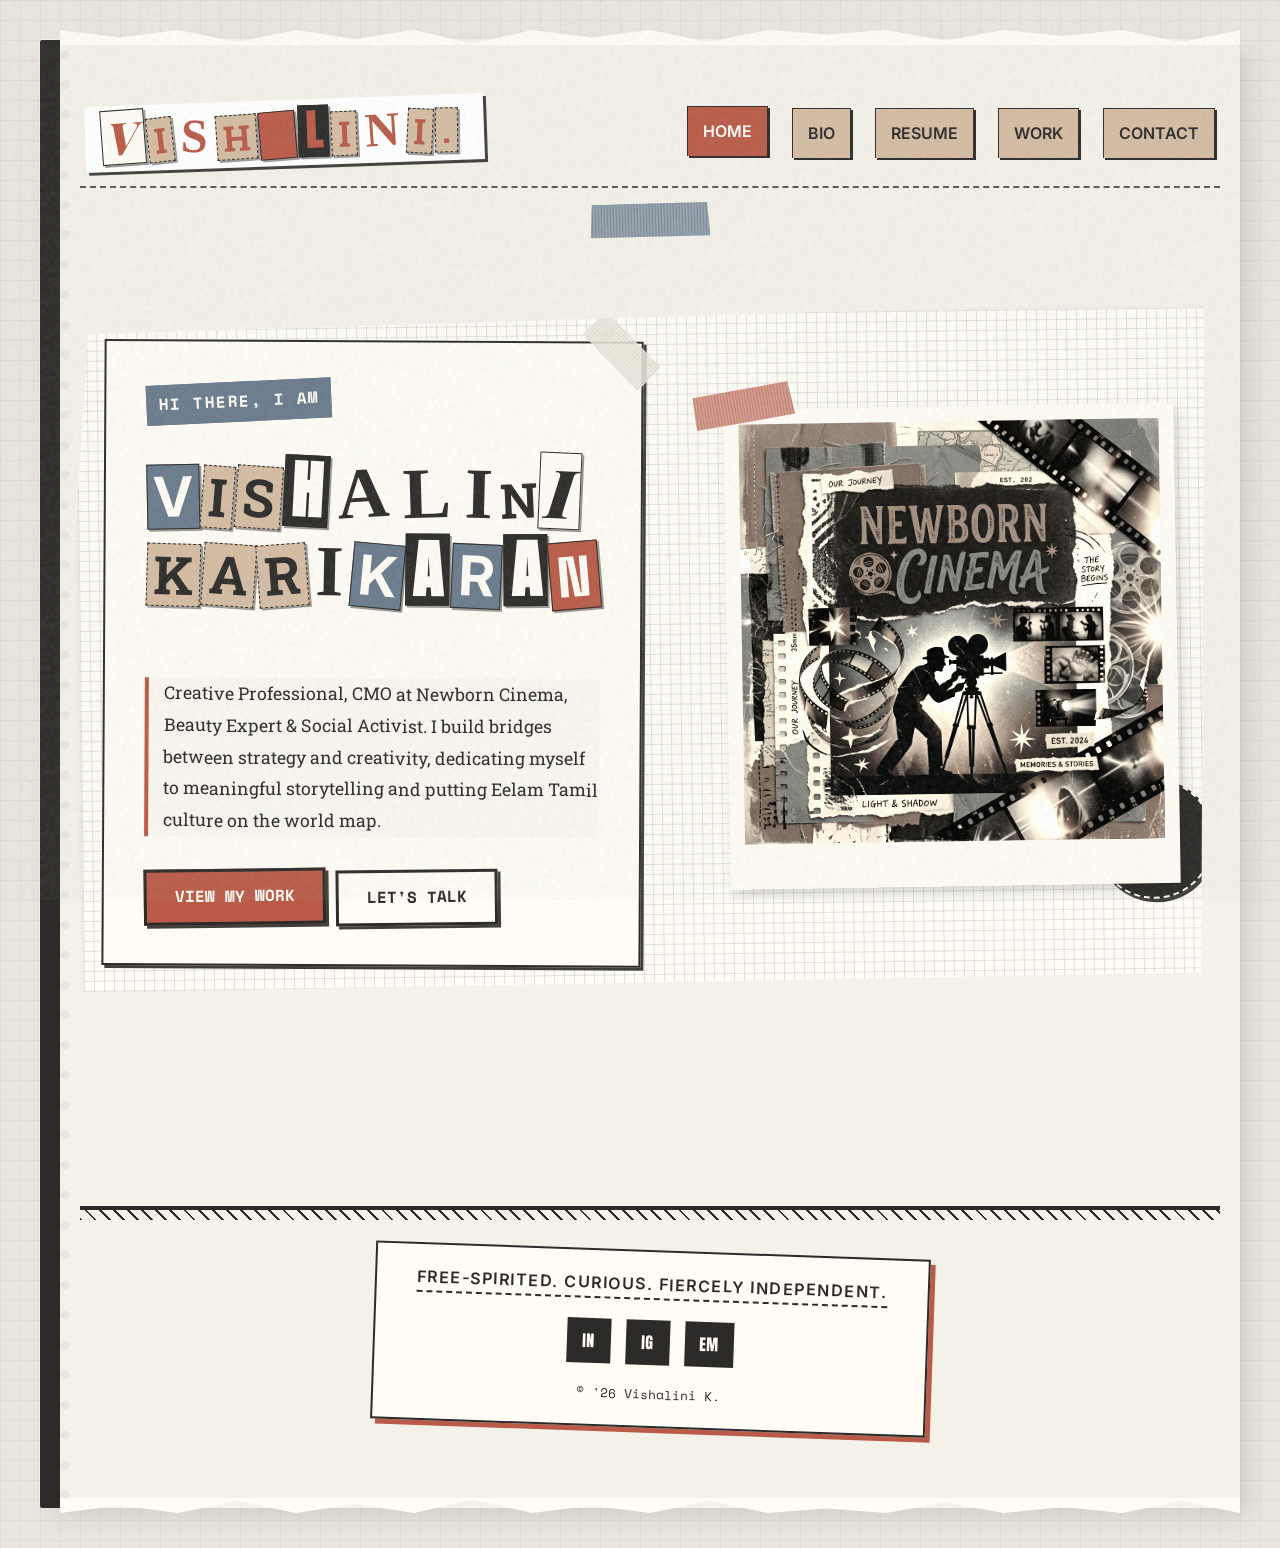
<file: index.html>
<!DOCTYPE html>
<html lang="en">
<head>
    <meta charset="UTF-8">
    <meta name="viewport" content="width=device-width, initial-scale=1.0">
    <title>Vishalini Karikaran | DIY Portfolio</title>
    <link rel="stylesheet" href="style.css">
</head>
<body>

    <div class="container sketchbook-page">
        <!-- Ripped paper top overlay -->
        <div class="torn-edge" style="top: -10px; transform: scaleY(-1);"></div>
        
        <!-- Header Navigation -->
        <header class="header">
            <div class="nav-container">
                <a href="index.html" class="logo ransom-text">Vishalini.</a>
                
                <button class="menu-toggle" aria-label="Toggle menu">
                    <span></span><span></span><span></span>
                </button>
                
                <nav class="nav-links">
                    <a href="index.html" class="nav-item active">Home</a>
                    <a href="about.html" class="nav-item">Bio</a>
                    <a href="resume.html" class="nav-item">Resume</a>
                    <a href="portfolio.html" class="nav-item">Work</a>
                    <a href="contact.html" class="nav-item">Contact</a>
                </nav>
            </div>
        </header>

        <!-- Hero Section -->
        <section class="section hero" id="home">
            <div class="tape tape-top tape-blue"></div>
            <div class="hero-container bg-graph scrap" style="padding: 2%;">
                
                <div class="hero-content">
                    <div class="tape tape-corner"></div>
                    <span class="hero-greeting clean-anchor">Hi there, I am</span>
                    <h1 class="hero-title ransom-text" style="font-size: 3rem; margin-top: 15px;">
                        Vishalini Karikaran
                    </h1>
                    <p class="hero-desc">
                        Creative Professional, CMO at Newborn Cinema, Beauty Expert & Social Activist. 
                        I build bridges between strategy and creativity, dedicating myself to 
                        meaningful storytelling and putting Eelam Tamil culture on the world map.
                    </p>
                    
                    <div class="hero-btns">
                        <a href="portfolio.html" class="btn btn-primary">
                            View My Work 
                        </a>
                        <a href="contact.html" class="btn">Let's Talk</a>
                    </div>
                </div>

                <div class="hero-visual">
                    <div class="tape tape-corner tape-red" style="top: -20px; left: -10px; transform: rotate(-10deg); width: 100px;"></div>
                    <div class="photo-wrapper" style="transform: rotate(2deg); max-width: 450px; margin: 0 auto;">
                        <img src="newborn_cinema.png" alt="Newborn Cinema Project Collage">
                    </div>
                    <div class="experience-badge" style="bottom: -15px; right: -15px; left: auto; transform: rotate(10deg); background: var(--color-ink);">
                        <h3 style="color: var(--color-paper); font-size: 1.5rem;">CMO</h3>
                        <p style="color: var(--color-paper);">PROJECT</p>
                    </div>
                </div>

            </div>
        </section>

        <!-- Footer -->
        <footer class="footer">
            <div class="footer-content">
                <p class="footer-text clean-anchor" style="color:var(--color-ink); background:transparent; border:none; border-bottom:2px dashed; padding:0;">Free-spirited. Curious. Fiercely independent.</p>
                <div class="social-links">
                    <a href="https://www.linkedin.com/in/vishalini-karikaran-4b10633ba?utm_source=share&utm_campaign=share_via&utm_content=profile&utm_medium=android_app" class="social-link" aria-label="LinkedIn">IN</a>
                    <a href="https://www.instagram.com/turtlelife_00?igsh=MTJ5bTJidGtxbXVueg==" class="social-link" aria-label="Instagram">IG</a>
                    <a href="mailto:ooo9visha@gmail.com" class="social-link" aria-label="Email">EM</a>
                </div>
                <p style="margin-top:20px; font-family:var(--font-anchor); font-size: 0.8rem;">&copy; '26 Vishalini K.</p>
            </div>
        </footer>

        <!-- Ripped paper bottom overlay -->
        <div class="torn-edge"></div>
    </div>

    <!-- Main JavaScript -->
    <script src="script.js"></script>
</body>
</html>
</file>
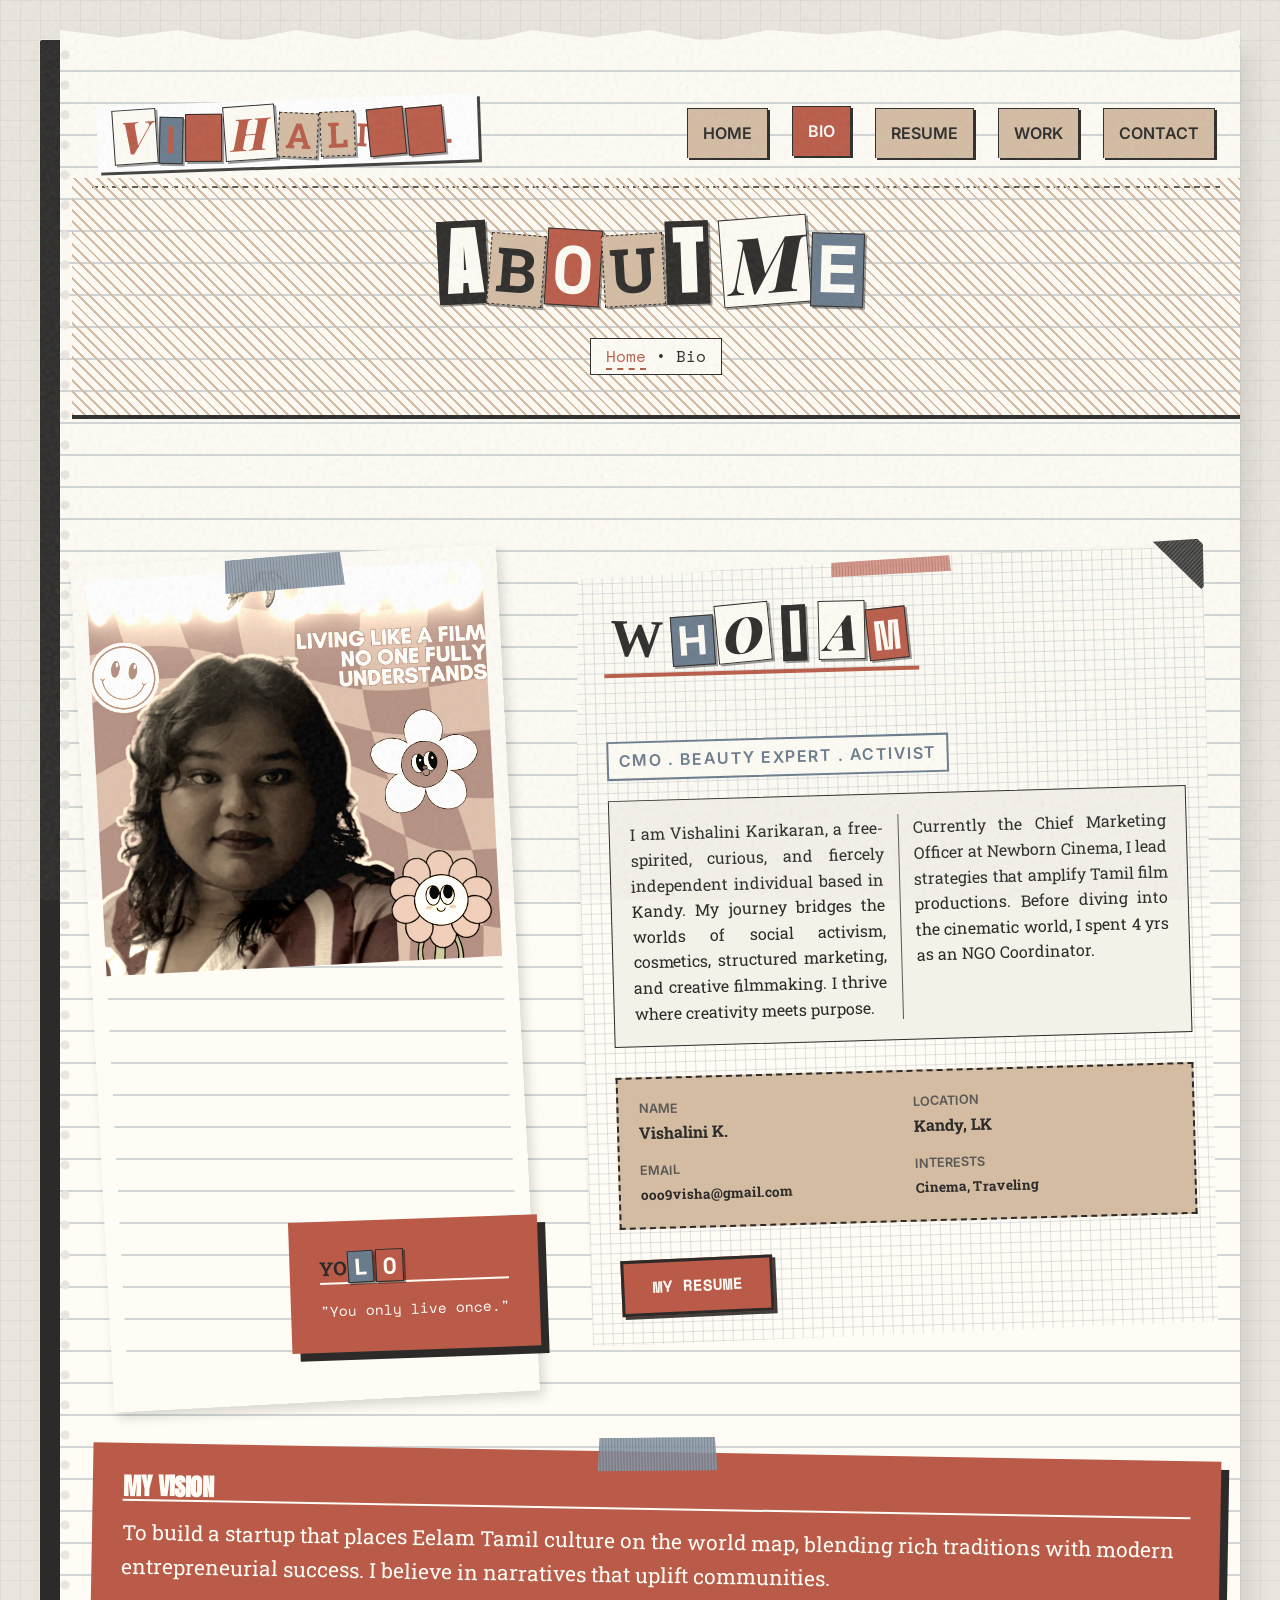
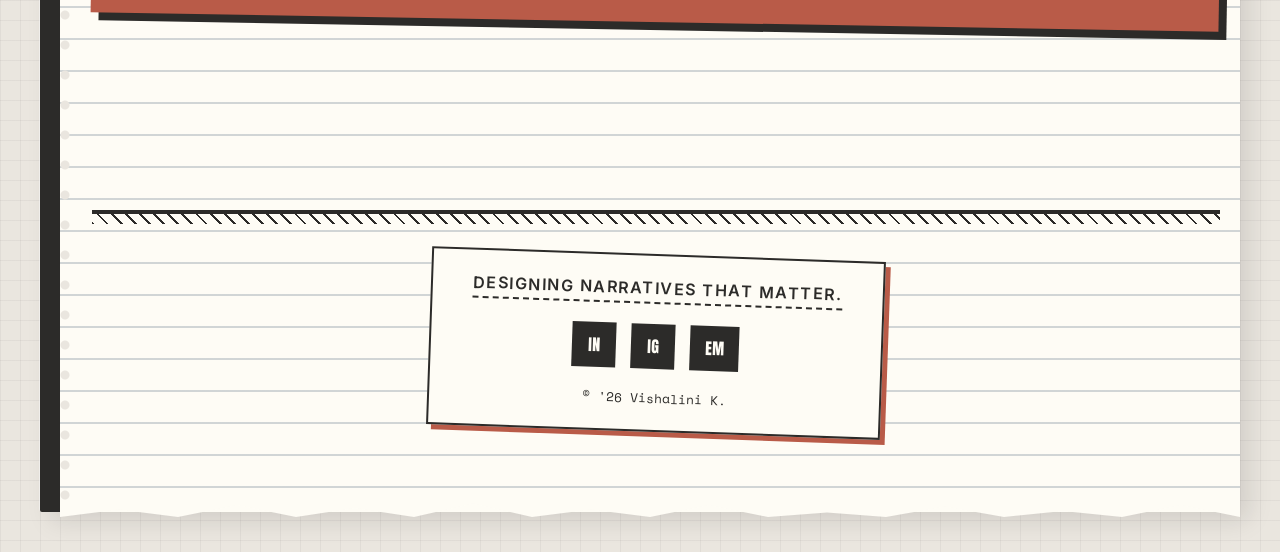
<file: about.html>
<!DOCTYPE html>
<html lang="en">
<head>
    <meta charset="UTF-8">
    <meta name="viewport" content="width=device-width, initial-scale=1.0">
    <title>About | Vishalini Karikaran</title>
    <link rel="stylesheet" href="style.css">
</head>
<body>

    <div class="container sketchbook-page bg-lined">
        <div class="torn-edge" style="top: -10px; transform: scaleY(-1);"></div>
        
        <!-- Header Navigation -->
        <header class="header">
            <div class="nav-container">
                <a href="index.html" class="logo ransom-text">Vishalini.</a>
                
                <button class="menu-toggle" aria-label="Toggle menu">
                    <span></span><span></span><span></span>
                </button>
                
                <nav class="nav-links">
                    <a href="index.html" class="nav-item">Home</a>
                    <a href="about.html" class="nav-item active">Bio</a>
                    <a href="resume.html" class="nav-item">Resume</a>
                    <a href="portfolio.html" class="nav-item">Work</a>
                    <a href="contact.html" class="nav-item">Contact</a>
                </nav>
            </div>
        </header>

        <!-- Page Hero -->
        <section class="page-hero">
            <h1 class="page-title ransom-text" style="font-size: 3.5rem;">About Me</h1>
            <div class="breadcrumb">
                <a href="index.html">Home</a> &bull; <span>Bio</span>
            </div>
        </section>

        <!-- About Content Section -->
        <section class="section">
            <div class="about-grid">
                <!-- Image -->
                <div class="about-img photo-wrapper no-init-rot" style="transform: rotate(-3deg);">
                    <div class="tape tape-top tape-blue"></div>
                    <img src="team-4.jpg" alt="Vishalini Karikaran" style="filter: grayscale(80%) sepia(40%) contrast(150%);">
                    
                    <div class="vision-box no-init-rot" style="position:absolute; bottom: -30px; right: -20px; max-width: 250px; z-index: 10;">
                        <h4 class="ransom-text" style="font-size: 1.2rem; color:var(--color-paper);">YOLO</h4>
                        <p style="font-family: var(--font-anchor); font-size:0.9rem;">"You only live once."</p>
                    </div>
                </div>

                <!-- Text Content -->
                <div class="about-content scrap bg-graph">
                    <div class="tape tape-top tape-red"></div>
                    <h2 class="section-title ransom-text" style="font-size: 2.2rem; margin-top:15px;">Who I Am</h2>
                    
                    <p class="clean-anchor" style="display:inline-block; margin-bottom: 20px;">CMO . Beauty Expert . Activist</p>
                    
                    <div class="newspaper-column">
                        <p>
                            I am Vishalini Karikaran, a free-spirited, curious, and fiercely independent individual based in Kandy. My journey bridges the worlds of social activism, cosmetics, structured marketing, and creative filmmaking. I thrive where creativity meets purpose.
                        </p>
                        <p>
                            Currently the Chief Marketing Officer at Newborn Cinema, I lead strategies that amplify Tamil film productions. Before diving into the cinematic world, I spent 4 yrs as an NGO Coordinator.
                        </p>
                    </div>

                    <div class="personal-details no-init-rot">
                        <div class="tape tape-corner" style="background-color: var(--color-ink); right: -15px; top: -15px;"></div>
                        <div class="detail-item">
                            <span class="label">Name</span>
                            <span class="val">Vishalini K.</span>
                        </div>
                        <div class="detail-item">
                            <span class="label">Location</span>
                            <span class="val">Kandy, LK</span>
                        </div>
                        <div class="detail-item">
                            <span class="label">Email</span>
                            <span class="val" style="font-size: 0.85rem;">ooo9visha@gmail.com</span>
                        </div>
                        <div class="detail-item">
                            <span class="label">Interests</span>
                            <span class="val" style="font-size: 0.85rem;">Cinema, Traveling</span>
                        </div>
                    </div>

                    <div style="margin-top: 30px;">
                        <a href="resume.html" class="btn btn-primary">My Resume</a>
                    </div>
                </div>
            </div>
            
            <div class="vision-box" style="margin-top: 50px;">
                <div class="tape tape-top tape-blue"></div>
                <h4>My Vision</h4>
                <p style="font-family: var(--font-slab); font-size: 1.3rem;">
                    To build a startup that places Eelam Tamil culture on the world map, blending rich traditions with modern entrepreneurial success. I believe in narratives that uplift communities.
                </p>
            </div>
        </section>

        <!-- Footer -->
        <footer class="footer">
            <div class="footer-content">
                <p class="footer-text clean-anchor" style="color:var(--color-ink); background:transparent; border:none; border-bottom:2px dashed; padding:0;">Designing narratives that matter.</p>
                <div class="social-links">
                    <a href="https://www.linkedin.com/in/vishalini-karikaran-4b10633ba?utm_source=share&utm_campaign=share_via&utm_content=profile&utm_medium=android_app" class="social-link" aria-label="LinkedIn">IN</a>
                    <a href="https://www.instagram.com/turtlelife_00?igsh=MTJ5bTJidGtxbXVueg==" class="social-link" aria-label="Instagram">IG</a>
                    <a href="mailto:ooo9visha@gmail.com" class="social-link" aria-label="Email">EM</a>
                </div>
                <p style="margin-top:20px; font-family:var(--font-anchor); font-size: 0.8rem;">&copy; '26 Vishalini K.</p>
            </div>
        </footer>

        <div class="torn-edge"></div>
    </div>

    <script src="script.js"></script>
</body>
</html>
</file>
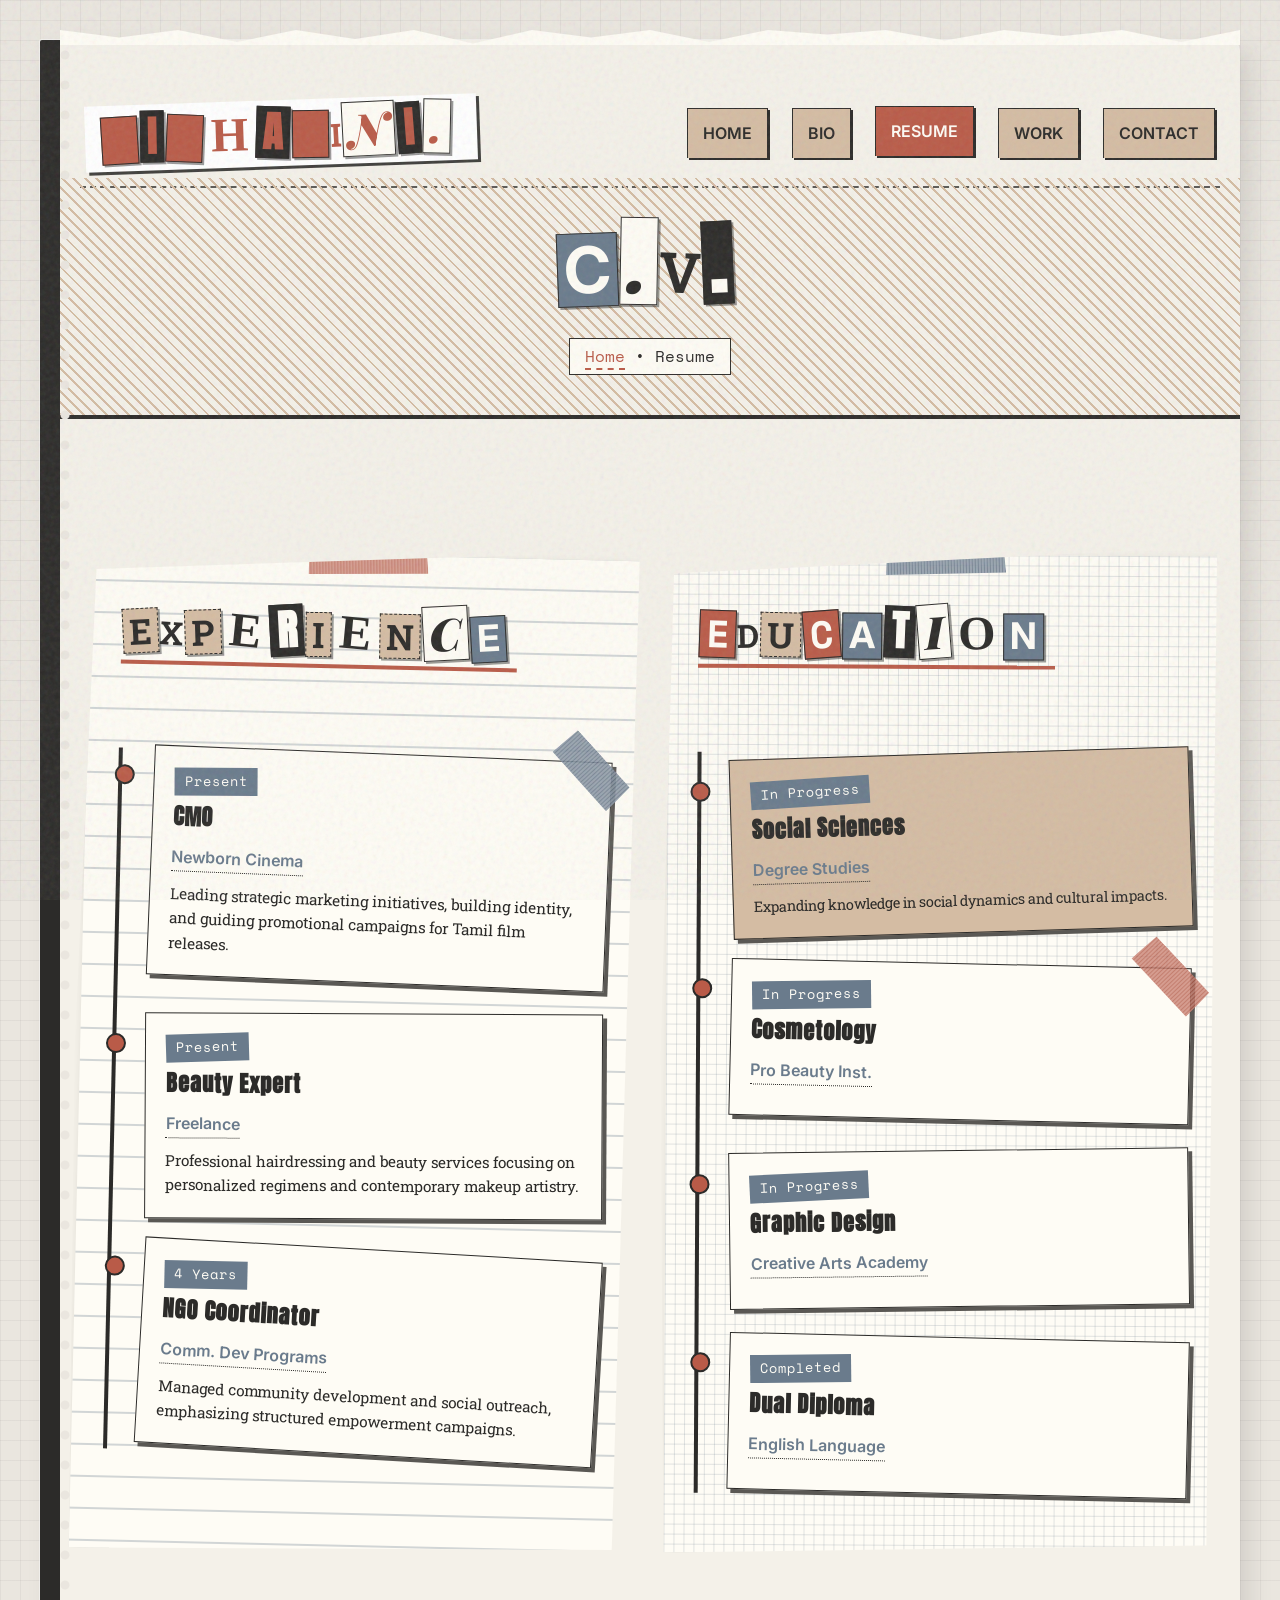
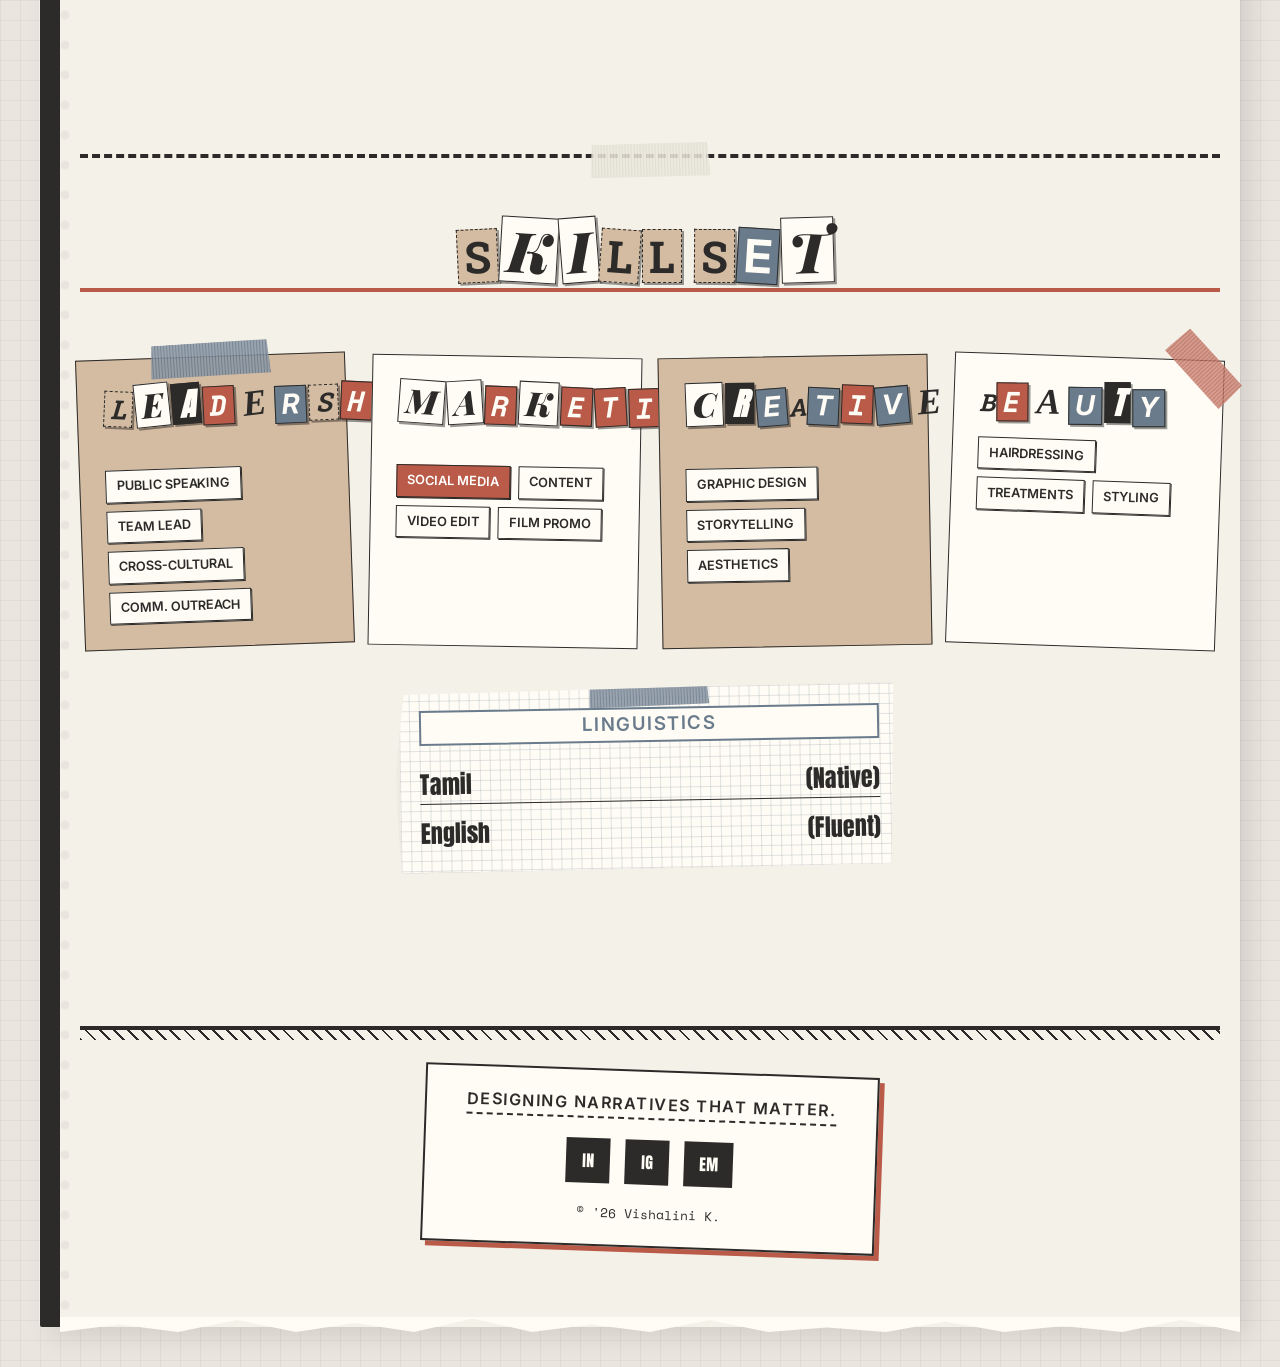
<file: resume.html>
<!DOCTYPE html>
<html lang="en">
<head>
    <meta charset="UTF-8">
    <meta name="viewport" content="width=device-width, initial-scale=1.0">
    <title>Resume | Vishalini Karikaran</title>
    <link rel="stylesheet" href="style.css">
</head>
<body>

    <div class="container sketchbook-page">
        <div class="torn-edge" style="top: -10px; transform: scaleY(-1);"></div>
        
        <!-- Header Navigation -->
        <header class="header">
            <div class="nav-container">
                <a href="index.html" class="logo ransom-text">Vishalini.</a>
                
                <button class="menu-toggle" aria-label="Toggle menu">
                    <span></span><span></span><span></span>
                </button>
                
                <nav class="nav-links">
                    <a href="index.html" class="nav-item">Home</a>
                    <a href="about.html" class="nav-item">Bio</a>
                    <a href="resume.html" class="nav-item active">Resume</a>
                    <a href="portfolio.html" class="nav-item">Work</a>
                    <a href="contact.html" class="nav-item">Contact</a>
                </nav>
            </div>
        </header>

        <!-- Page Hero -->
        <section class="page-hero">
            <h1 class="page-title ransom-text" style="font-size: 3.5rem;">C.V.</h1>
            <div class="breadcrumb">
                <a href="index.html">Home</a> &bull; <span>Resume</span>
            </div>
        </section>

        <!-- Experience & Education -->
        <section class="section">
            <div class="resume-grid">
                <!-- Experience Col -->
                <div class="scrap bg-lined">
                    <div class="tape tape-top tape-red"></div>
                    <h2 class="section-title ransom-text" style="font-size:2rem; margin-top:20px;">Experience</h2>
                    <div class="timeline">
                        <div class="timeline-item no-init-rot" style="transform: rotate(1deg);">
                            <div class="tape tape-corner tape-blue"></div>
                            <span class="timeline-date">Present</span>
                            <h3 class="timeline-title">CMO</h3>
                            <span class="timeline-company">Newborn Cinema</span>
                            <p style="font-family: var(--font-slab); font-size: 0.95rem;">Leading strategic marketing initiatives, building identity, and guiding promotional campaigns for Tamil film releases.</p>
                        </div>
                        
                        <div class="timeline-item no-init-rot" style="transform: rotate(-1deg);">
                            <span class="timeline-date">Present</span>
                            <h3 class="timeline-title">Beauty Expert</h3>
                            <span class="timeline-company">Freelance</span>
                            <p style="font-family: var(--font-slab); font-size: 0.95rem;">Professional hairdressing and beauty services focusing on personalized regimens and contemporary makeup artistry.</p>
                        </div>
                        
                        <div class="timeline-item no-init-rot" style="transform: rotate(2deg);">
                            <span class="timeline-date">4 Years</span>
                            <h3 class="timeline-title">NGO Coordinator</h3>
                            <span class="timeline-company">Comm. Dev Programs</span>
                            <p style="font-family: var(--font-slab); font-size: 0.95rem;">Managed community development and social outreach, emphasizing structured empowerment campaigns.</p>
                        </div>
                    </div>
                </div>

                <!-- Education Col -->
                <div class="scrap bg-graph">
                    <div class="tape tape-top tape-blue"></div>
                    <h2 class="section-title ransom-text" style="font-size:2rem; margin-top:20px;">Education</h2>
                    <div class="timeline">
                        <div class="timeline-item no-init-rot" style="transform: rotate(-2deg); background: var(--color-kraft);">
                            <span class="timeline-date">In Progress</span>
                            <h3 class="timeline-title">Social Sciences</h3>
                            <span class="timeline-company">Degree Studies</span>
                            <p style="font-family: var(--font-slab); font-size: 0.9rem;">Expanding knowledge in social dynamics and cultural impacts.</p>
                        </div>
                        
                        <div class="timeline-item no-init-rot" style="transform: rotate(1deg);">
                            <div class="tape tape-corner tape-red"></div>
                            <span class="timeline-date">In Progress</span>
                            <h3 class="timeline-title">Cosmetology</h3>
                            <span class="timeline-company">Pro Beauty Inst.</span>
                        </div>

                        <div class="timeline-item no-init-rot" style="transform: rotate(-1deg);">
                            <span class="timeline-date">In Progress</span>
                            <h3 class="timeline-title">Graphic Design</h3>
                            <span class="timeline-company">Creative Arts Academy</span>
                        </div>
                        
                        <div class="timeline-item no-init-rot" style="transform: rotate(1deg);">
                            <span class="timeline-date">Completed</span>
                            <h3 class="timeline-title">Dual Diploma</h3>
                            <span class="timeline-company">English Language</span>
                        </div>
                    </div>
                </div>
            </div>
        </section>

        <!-- Skills Section -->
        <section class="section" style="border-top: 4px dashed var(--color-ink); margin-top: 40px; padding-top: 60px;">
            <div class="tape tape-top"></div>
            <h2 class="section-title text-center ransom-text" style="font-size: 2.5rem; text-align: center; display: block;">Skill Set</h2>
            
            <div class="skills-grid">
                <!-- Skill 1 -->
                <div class="skill-card no-init-rot" style="transform: rotate(-2deg);">
                    <div class="tape tape-top tape-blue"></div>
                    <h4 class="ransom-text" style="font-size:1.5rem;">Leadership</h4>
                    <div class="skill-tags">
                        <span class="skill-tag">Public Speaking</span>
                        <span class="skill-tag">Team Lead</span>
                        <span class="skill-tag">Cross-Cultural</span>
                        <span class="skill-tag">Comm. Outreach</span>
                    </div>
                </div>

                <!-- Skill 2 -->
                <div class="skill-card no-init-rot" style="transform: rotate(1deg); background:var(--color-paper);">
                    <h4 class="ransom-text" style="font-size:1.5rem;">Marketing</h4>
                    <div class="skill-tags">
                        <span class="skill-tag" style="background:var(--color-terracotta); color:#fff;">Social Media</span>
                        <span class="skill-tag">Content</span>
                        <span class="skill-tag">Video Edit</span>
                        <span class="skill-tag">Film Promo</span>
                    </div>
                </div>

                <!-- Skill 3 -->
                <div class="skill-card no-init-rot" style="transform: rotate(-1deg);">
                    <h4 class="ransom-text" style="font-size:1.5rem;">Creative</h4>
                    <div class="skill-tags">
                        <span class="skill-tag">Graphic Design</span>
                        <span class="skill-tag">Storytelling</span>
                        <span class="skill-tag">Aesthetics</span>
                    </div>
                </div>

                <!-- Skill 4 -->
                <div class="skill-card no-init-rot" style="transform: rotate(2deg); background:var(--color-paper);">
                    <div class="tape tape-corner tape-red"></div>
                    <h4 class="ransom-text" style="font-size:1.5rem;">Beauty</h4>
                    <div class="skill-tags">
                        <span class="skill-tag">Hairdressing</span>
                        <span class="skill-tag">Treatments</span>
                        <span class="skill-tag">Styling</span>
                    </div>
                </div>
            </div>

            <!-- Languages -->
            <div class="scrap bg-graph no-init-rot" style="max-width: 500px; margin: 40px auto 0; padding:20px; transform: rotate(-1deg);">
                <div class="tape tape-top tape-blue"></div>
                <h3 class="clean-anchor" style="display:block; text-align:center; margin-bottom: 20px;">Linguistics</h3>
                <div style="font-family: var(--font-sans); font-size: 1.5rem; display:flex; justify-content:space-between; border-bottom:1px solid; margin-bottom:10px;">
                    <span>Tamil</span> <span>(Native)</span>
                </div>
                <div style="font-family: var(--font-sans); font-size: 1.5rem; display:flex; justify-content:space-between;">
                    <span>English</span> <span>(Fluent)</span>
                </div>
            </div>
        </section>

        <!-- Footer -->
        <footer class="footer">
            <div class="footer-content">
                <p class="footer-text clean-anchor" style="color:var(--color-ink); background:transparent; border:none; border-bottom:2px dashed; padding:0;">Designing narratives that matter.</p>
                <div class="social-links">
                    <a href="https://www.linkedin.com/in/vishalini-karikaran-4b10633ba?utm_source=share&utm_campaign=share_via&utm_content=profile&utm_medium=android_app" class="social-link" aria-label="LinkedIn">IN</a>
                    <a href="https://www.instagram.com/turtlelife_00?igsh=MTJ5bTJidGtxbXVueg==" class="social-link" aria-label="Instagram">IG</a>
                    <a href="mailto:ooo9visha@gmail.com" class="social-link" aria-label="Email">EM</a>
                </div>
                <p style="margin-top:20px; font-family:var(--font-anchor); font-size: 0.8rem;">&copy; '26 Vishalini K.</p>
            </div>
        </footer>

        <div class="torn-edge"></div>
    </div>

    <script src="script.js"></script>
</body>
</html>
</file>
<file: style.css>
/* 
====================================
CSS VARIABLES & RESET (SCRAPBOOK THEME)
==================================== 
*/
@import url('https://fonts.googleapis.com/css2?family=Anton&family=Roboto+Slab:wght@400;700;900&family=Playfair+Display:ital,wght@0,400;0,700;0,900;1,400;1,700&family=Space+Mono:ital,wght@0,400;0,700;1,400&family=Inter:wght@400;600&display=swap');

:root {
  /* Muted vintage analog palette */
  --color-cream: #EAE6DF;
  --color-off-white: #F4F1E9;
  --color-dusty-blue: #6A7B8C;
  --color-dusty-blue-hover: #556372;
  --color-terracotta: #B95B48;
  --color-ink: #2C2B29;
  --color-ink-light: #5A5854;
  --color-paper: #FEFCF5;
  --color-kraft: #D4BCA3;
  --color-tape: rgba(230, 226, 212, 0.85);

  /* Fonts */
  --font-anchor: 'Space Mono', monospace;  /* Hand-typed look */
  --font-slab: 'Roboto Slab', serif;       /* Sturdy newspaper */
  --font-didone: 'Playfair Display', serif; /* Elegant, high-contrast print */
  --font-sans: 'Anton', sans-serif;         /* Bold poster print */
  --font-clean: 'Inter', sans-serif;        /* Hanover studio equivalent anchor */

  --spacing-sm: 0.5rem;
  --spacing-md: 1rem;
  --spacing-lg: 2rem;
  --spacing-xl: 4rem;
  --spacing-xxl: 6rem;
  
  --shadow-ink: 3px 3px 0px rgba(44, 43, 41, 0.9);
  --shadow-paper: 4px 6px 12px rgba(0, 0, 0, 0.15);
}

* {
  margin: 0;
  padding: 0;
  box-sizing: border-box;
}

body {
  background-color: var(--color-cream);
  /* Lined Notebook / Graph Paper Mix */
  background-image: 
    linear-gradient(rgba(44,43,41,0.05) 1px, transparent 1px),
    linear-gradient(90deg, rgba(44,43,41,0.05) 1px, transparent 1px);
  background-size: 20px 20px;
  color: var(--color-ink);
  font-family: var(--font-anchor);
  line-height: 1.6;
  overflow-x: hidden;
  position: relative;
}

html {
  overflow-x: hidden;
}

/* Analog film grain/noise overlay */
body::after {
  content: "";
  position: fixed;
  top: 0; left: 0; width: 100vw; height: 100vh;
  pointer-events: none;
  background: url('data:image/svg+xml;utf8,%3Csvg viewBox="0 0 200 200" xmlns="http://www.w3.org/2000/svg"%3E%3Cfilter id="noiseFilter"%3E%3CfeTurbulence type="fractalNoise" baseFrequency="0.95" numOctaves="3" stitchTiles="stitch"/%3E%3C/filter%3E%3Crect width="100%25" height="100%25" filter="url(%23noiseFilter)" opacity="0.10"/%3E%3C/svg%3E');
  z-index: 9999;
}

a {
  text-decoration: none;
  color: var(--color-terracotta);
  border-bottom: 2px dashed var(--color-terracotta);
  transition: all 0.2s;
}

a:hover {
  background-color: var(--color-terracotta);
  color: var(--color-paper);
}

ul { list-style: none; }
img { max-width: 100%; height: auto; display: block; filter: grayscale(80%) sepia(30%) contrast(120%); }

.container {
  width: 100%;
  max-width: 1100px;
  margin: 0 auto;
  padding: 0 var(--spacing-lg);
  position: relative;
  z-index: 1;
}

.section {
  padding: var(--spacing-xxl) 0;
  position: relative;
}

/* 
====================================
LAYOUT & SCRAPBOOK STRUCTURE
==================================== 
*/
/* The overarching sketchbook feel */
.sketchbook-page {
  background-color: var(--color-off-white);
  max-width: 1200px;
  margin: 40px auto;
  padding: 40px 20px;
  box-shadow: 10px 10px 25px rgba(0,0,0,0.1), -1px -1px 0 rgba(255,255,255,0.5);
  position: relative;
  /* simulating notebook binding edge */
  border-left: 20px solid var(--color-ink);
  border-radius: 2px 10px 10px 2px;
}

.sketchbook-page::before {
  content: '';
  position: absolute;
  top: 0; left: -10px; bottom: 0; width: 30px;
  background-image: radial-gradient(circle, var(--color-cream) 4px, transparent 5px);
  background-size: 100% 30px;
}

/* Ephemera positioning */
.scrap {
  background: var(--color-paper);
  padding: 30px;
  box-shadow: var(--shadow-paper);
  position: relative;
  /* Torn paper clip-path roughly */
  clip-path: polygon(1% 2%, 99% -1%, 98% 99%, 0% 100%, -1% 50%);
  margin-bottom: var(--spacing-xl);
}

/* Tape implementation */
.tape {
  position: absolute;
  width: 120px;
  height: 35px;
  background-color: var(--color-tape);
  box-shadow: 0 1px 2px rgba(0,0,0,0.1);
  background-image: linear-gradient(90deg, rgba(255,255,255,0.2) 2px, rgba(0,0,0,0.03) 2px);
  background-size: 3px 100%;
  z-index: 10;
  /* Ragged tape edges */
  clip-path: polygon(2% 0%, 98% 3%, 100% 98%, 0% 95%);
  cursor: pointer;
}
.tape-top { top: -15px; left: 50%; transform: translateX(-50%) rotate(-2deg); }
.tape-corner { top: -10px; right: -20px; transform: rotate(45deg); width: 80px; }
.tape-blue { background-color: rgba(106, 123, 140, 0.85); }
.tape-red { background-color: rgba(185, 91, 72, 0.75); }

/* Torn paper overlay simulating ripping */
.torn-edge {
  position: absolute;
  bottom: -5px; left: 0; right: 0;
  height: 15px;
  background: url('data:image/svg+xml;utf8,<svg xmlns="http://www.w3.org/2000/svg" viewBox="0 0 100 10" preserveAspectRatio="none"><path d="M0,0 L0,10 L5,5 L10,10 L15,2 L20,10 L25,4 L30,10 L35,1 L40,10 L45,5 L50,10 L55,2 L60,10 L65,7 L70,10 L75,3 L80,10 L85,6 L90,10 L95,2 L100,10 L100,0 Z" fill="%23FEFCF5"/></svg>');
  z-index: 5;
}

/* Grid backgrounds for internal boxes */
.bg-graph {
  background-image: 
    linear-gradient(rgba(106, 123, 140, 0.2) 1px, transparent 1px),
    linear-gradient(90deg, rgba(106, 123, 140, 0.2) 1px, transparent 1px);
  background-size: 10px 10px;
}
.bg-lined {
  background-color: var(--color-paper);
  background-image: linear-gradient(transparent 95%, rgba(106, 123, 140, 0.3) 5%);
  background-size: 100% 2em;
  padding-left: 2em;
}


/* 
====================================
RANSOM NOTE TYPOGRAPHY
==================================== 
*/
h1, h2, h3, h4, h5, h6 {
  line-height: 1.1;
  margin-bottom: var(--spacing-md);
  color: var(--color-ink);
}

.section-title {
  margin-bottom: var(--spacing-xl);
  display: inline-block;
  position: relative;
  border-bottom: 4px solid var(--color-terracotta);
  padding-bottom: 5px;
}

/* Span classes injected by JS for words and letters */
.ransom-word {
  display: inline-block;
  white-space: nowrap;
}
.ransom-letter {
  display: inline-block;
  padding: 4px 6px;
  margin: -1px 1px;
  box-shadow: 2px 2px 0px rgba(0,0,0,0.4);
  background-color: var(--color-paper);
  border: 1px solid var(--color-ink);
  line-height: 1;
  font-weight: 700;
  text-transform: uppercase;
  max-width: 100%;
}

/* Random stylistic fallbacks */
.rl-1 { font-family: var(--font-sans); font-size: 1.3em; background: var(--color-ink); color: var(--color-paper); }
.rl-2 { font-family: var(--font-slab); font-size: 1.1em; background: var(--color-kraft); color: var(--color-ink); border-style: dashed; }
.rl-3 { font-family: var(--font-didone); font-size: 1.4em; background: var(--color-paper); color: var(--color-ink); font-style: italic; font-weight: 900; }
.rl-4 { font-family: var(--font-anchor); font-size: 1.2em; background: var(--color-terracotta); color: var(--color-paper); }
.rl-5 { font-family: var(--font-clean); font-size: 1.15em; background: var(--color-dusty-blue); color: var(--color-paper); }
.rl-6 { font-family: 'Times New Roman', serif; font-size: 1.5em; background: transparent; color: var(--color-ink); box-shadow: none; border: none; }
.rl-bare { border: none; background: transparent; box-shadow: none; font-family: var(--font-slab); padding: 0; margin: 0; color: var(--color-ink); }

/* Anchor text (clean type used sparingly to balance chaos) */
.clean-anchor {
  font-family: var(--font-clean);
  font-weight: 600;
  text-transform: uppercase;
  letter-spacing: 1.5px;
  color: var(--color-dusty-blue);
  background: var(--color-paper);
  padding: 5px 10px;
  display: inline-block;
  border: 2px solid var(--color-dusty-blue);
}

/* 
====================================
BUTTONS (STAMPS/TAGS)
==================================== 
*/
.btn {
  display: inline-flex;
  align-items: center;
  justify-content: center;
  gap: 8px;
  padding: 12px 28px;
  font-family: var(--font-anchor);
  font-weight: 700;
  font-size: 1rem;
  cursor: pointer;
  border: 3px solid var(--color-ink);
  background-color: var(--color-paper);
  color: var(--color-ink);
  box-shadow: var(--shadow-ink);
  text-transform: uppercase;
  transform: rotate(-1deg);
  transition: all 0.1s;
}

.btn:hover {
  background-color: var(--color-ink);
  color: var(--color-paper);
  transform: translateY(2px) translateX(2px) rotate(0deg);
  box-shadow: 1px 1px 0px rgba(44, 43, 41, 0.9);
}

.btn-primary {
  background-color: var(--color-terracotta);
  color: var(--color-paper);
}

/* 
====================================
HEADER & NAVIGATION (TAPE TABS)
==================================== 
*/
.header {
  padding: 20px 0;
  margin-bottom: 30px;
  border-bottom: 2px dashed var(--color-ink-light);
}

.nav-container {
  display: flex;
  justify-content: space-between;
  align-items: center;
  max-width: 100%;
  padding: 0 5px;
}

.logo {
  font-family: var(--font-didone);
  font-size: 2rem;
  font-weight: 900;
  color: var(--color-ink);
  border: none;
  background: white;
  padding: 5px 15px;
  box-shadow: var(--shadow-ink);
  transform: rotate(-2deg);
}

.logo span {
  color: var(--color-terracotta);
}

.nav-links {
  display: flex;
  gap: 1.5rem;
}

.nav-item {
  font-family: var(--font-clean);
  font-weight: 600;
  text-transform: uppercase;
  color: var(--color-ink);
  background: var(--color-kraft);
  padding: 12px 15px; /* Minimum 44px touch target height */
  border: 1px solid var(--color-ink);
  box-shadow: 2px 2px 0 var(--color-ink);
  border-bottom: none;
}

.nav-item:hover, .nav-item.active {
  background-color: var(--color-terracotta);
  color: var(--color-paper);
  transform: translateY(-2px);
}

/* 
====================================
HOME / HERO (COLLAGE)
==================================== 
*/
.hero-container {
  display: grid;
  grid-template-columns: 1fr 1fr;
  gap: var(--spacing-xl);
  align-items: center;
  position: relative;
}

.hero-visual {
  position: relative;
  z-index: 1;
}

.hero-content {
  background: var(--color-paper);
  padding: 40px;
  border: 2px solid var(--color-ink);
  box-shadow: var(--shadow-ink);
  position: relative;
  z-index: 2;
  transform: rotate(1deg);
}

.hero-greeting {
  font-family: var(--font-anchor);
  background: var(--color-dusty-blue);
  color: var(--color-paper);
  padding: 5px 10px;
  display: inline-block;
  margin-bottom: 15px;
  transform: rotate(-3deg);
}

.hero-desc {
  font-family: var(--font-slab);
  font-size: 1.1rem;
  line-height: 1.8;
  border-left: 4px solid var(--color-terracotta);
  padding-left: 15px;
  margin: var(--spacing-md) 0 var(--spacing-lg);
  background: rgba(0,0,0,0.02);
}

.photo-wrapper {
  position: relative;
  border: 15px solid var(--color-paper);
  border-bottom-width: 45px; /* Polaroid style */
  box-shadow: var(--shadow-paper);
  transform: rotate(3deg);
  z-index: 1;
}

.photo-wrapper img {
  width: 100%;
  aspect-ratio: 1/1;
  object-fit: cover;
  filter: grayscale(80%) sepia(20%) contrast(130%);
}

.experience-badge {
  position: absolute;
  bottom: -20px;
  left: -20px;
  background: var(--color-terracotta);
  color: var(--color-paper);
  padding: 20px;
  border-radius: 50%;
  border: 2px dashed var(--color-paper);
  box-shadow: var(--shadow-ink);
  width: 120px; height: 120px;
  display: flex; flex-direction: column;
  justify-content: center; align-items: center;
  text-align: center;
  transform: rotate(-15deg);
}

.experience-badge h3 { font-size: 2rem; margin: 0; font-family: var(--font-sans); color: var(--color-paper); }
.experience-badge p { font-size: 0.8rem; font-family: var(--font-anchor); margin: 0;}

/* 
====================================
ABOUT / PAGE HERO
==================================== 
*/
.page-hero {
  text-align: center;
  padding: 40px 20px;
  margin: -40px -20px 40px -20px;
  background-image: repeating-linear-gradient(45deg, var(--color-kraft) 0, var(--color-kraft) 2px, transparent 2px, transparent 8px);
  border-bottom: 4px solid var(--color-ink);
}

.breadcrumb {
  display: inline-block;
  background: var(--color-paper);
  padding: 5px 15px;
  border: 1px solid var(--color-ink);
  margin-top: 15px;
  font-family: var(--font-anchor);
}

/* 
====================================
ABOUT CONTENT (CLIPPED ARTICLES)
==================================== 
*/
.about-grid {
  display: grid;
  grid-template-columns: 1fr 1.5fr;
  gap: var(--spacing-xl);
}

.newspaper-column {
  column-count: 2;
  column-gap: 30px;
  column-rule: 1px solid var(--color-ink-light);
  font-family: var(--font-slab);
  text-align: justify;
  background: var(--color-off-white);
  padding: 20px;
  border: 1px solid var(--color-ink);
}

.vision-box {
  background: var(--color-terracotta);
  color: var(--color-paper);
  padding: 30px;
  margin: var(--spacing-lg) 0;
  box-shadow: 8px 8px 0 var(--color-ink);
  transform: rotate(1deg);
}

.vision-box h4 {
  font-family: var(--font-sans);
  font-size: 1.5rem;
  color: var(--color-paper);
  text-transform: uppercase;
  margin-bottom: 15px;
  border-bottom: 2px solid var(--color-paper);
}

.personal-details {
  display: grid;
  grid-template-columns: 1fr 1fr;
  gap: 15px;
  background: var(--color-kraft);
  padding: 20px;
  border: 2px dashed var(--color-ink);
  margin-top: 30px;
}

.detail-item .label {
  font-family: var(--font-clean);
  font-weight: 600;
  text-transform: uppercase;
  display: block;
  font-size: 0.8rem;
  color: var(--color-ink-light);
}

.detail-item .val {
  font-family: var(--font-slab);
  font-weight: 700;
}

/* 
====================================
RESUME & SKILLS
==================================== 
*/
.resume-grid {
  display: grid;
  grid-template-columns: 1fr 1fr;
  gap: var(--spacing-lg);
}

.timeline {
  border-left: 4px solid var(--color-ink);
  padding-left: 30px;
  margin-top: 20px;
}

.timeline-item {
  margin-bottom: 30px;
  position: relative;
  background: var(--color-paper);
  padding: 20px;
  border: 1px solid var(--color-ink);
  box-shadow: 4px 4px 0 var(--color-ink-light);
}

.timeline-item::before {
  content: '';
  position: absolute;
  left: -40px;
  top: 20px;
  width: 16px;
  height: 16px;
  background: var(--color-terracotta);
  border: 2px solid var(--color-ink);
  border-radius: 50%;
}

.timeline-date {
  display: inline-block;
  background: var(--color-dusty-blue);
  color: var(--color-paper);
  padding: 3px 10px;
  font-family: var(--font-anchor);
  font-size: 0.85rem;
  margin-bottom: 10px;
  transform: rotate(-2deg);
}

.timeline-title { font-family: var(--font-sans); font-size: 1.4rem; letter-spacing: 1px; }
.timeline-company { font-family: var(--font-clean); font-weight: 600; color: var(--color-dusty-blue); border-bottom: 1px dotted var(--color-ink); margin-bottom: 10px; display: inline-block;}

.skills-grid {
  display: grid;
  grid-template-columns: repeat(auto-fit, minmax(250px, 1fr));
  gap: 20px;
}

.skill-card {
  background: var(--color-kraft);
  padding: 25px;
  border: 1px solid var(--color-ink);
  position: relative;
}

.skill-card h4 { font-family: var(--font-didone); font-style: italic; font-size: 1.4rem; }

.skill-tags { display: flex; flex-wrap: wrap; gap: 8px;}
.skill-tag {
  background: var(--color-paper);
  border: 1px solid var(--color-ink);
  padding: 5px 10px;
  font-family: var(--font-clean);
  font-size: 0.8rem;
  text-transform: uppercase;
  font-weight: 600;
  box-shadow: 1px 1px 0 var(--color-ink);
}

/* 
====================================
PORTFOLIO (PHOTO ALBUM)
==================================== 
*/
.portfolio-filter {
  display: flex; flex-wrap: wrap; gap: 15px; margin-bottom: 40px; justify-content: center;
}

.filter-btn {
  background: transparent;
  border: 2px solid var(--color-ink);
  padding: 8px 20px;
  font-family: var(--font-anchor);
  font-weight: 700;
  cursor: pointer;
  background-color: var(--color-paper);
  box-shadow: 2px 2px 0 var(--color-ink);
  transition: all 0.2s;
}

.filter-btn.active, .filter-btn:hover {
  background: var(--color-dusty-blue);
  color: var(--color-paper);
  transform: translate(2px, 2px);
  box-shadow: 0 0 0 var(--color-ink);
}

.portfolio-grid {
  display: grid;
  grid-template-columns: repeat(auto-fill, minmax(300px, 1fr));
  gap: 30px;
}

.portfolio-item {
  position: relative;
  background: var(--color-paper);
  padding: 15px 15px 40px 15px; /* Polaroid bottom space */
  border: 1px solid var(--color-ink);
  box-shadow: var(--shadow-paper);
  transition: all 0.3s;
  cursor: crosshair;
}

.portfolio-img {
  width: 100%; height: 250px; object-fit: cover;
  border: 1px solid var(--color-ink);
  filter: grayscale(100%) contrast(120%);
}

@media (hover: hover) and (pointer: fine) {
  .portfolio-item:hover .portfolio-img {
    filter: grayscale(0%) contrast(110%);
  }
}

.portfolio-overlay {
  position: absolute;
  bottom: 5px; left: 15px;
}

.portfolio-category { font-family: var(--font-anchor); font-size: 0.8rem; color: var(--color-dusty-blue); text-transform: uppercase; }
.portfolio-title { font-family: var(--font-slab); font-size: 1.1rem; color: var(--color-ink); margin-bottom: 0;}

/* 
====================================
CONTACT (POSTCARD STYLE)
==================================== 
*/
.contact-wrap {
  display: grid;
  grid-template-columns: 1fr 1fr;
  background: var(--color-paper);
  border: 2px solid var(--color-ink);
  box-shadow: 10px 10px 0 var(--color-dusty-blue);
  margin: 40px auto;
}

.contact-info {
  background-image: repeating-linear-gradient(-45deg, rgba(200, 90, 71, 0.1) 0, rgba(200, 90, 71, 0.1) 20px, transparent 20px, transparent 40px);
  padding: 40px;
  border-right: 2px dashed var(--color-ink);
}

.contact-details { margin-top: 30px; display: flex; flex-direction: column; gap: 20px;}
.contact-icon { display: none; } /* Remove modern icons */

.contact-text h4 { font-family: var(--font-clean); text-transform: uppercase; margin-bottom: 5px; }
.contact-text p, .contact-text a { font-family: var(--font-slab); font-size: 1.2rem; font-weight: 700; border: none;}

.contact-form {
  padding: 40px;
  background-image: 
    linear-gradient(transparent 95%, rgba(0,0,0,0.1) 95%);
  background-size: 100% 3em;
  background-position: 0 1.2em;
}

.form-group { margin-bottom: 25px; }
.form-label { font-family: var(--font-anchor); font-weight: 700; color: var(--color-ink); display: block; margin-bottom: 5px; }
.form-control {
  width: 100%;
  background: transparent;
  border: none;
  border-bottom: 2px solid var(--color-ink);
  font-family: var(--font-anchor);
  font-size: 1.1rem;
  padding: 5px 0;
  outline: none;
}
textarea.form-control { resize: vertical; min-height: 100px; line-height: 3em; }

/* 
====================================
FOOTER
==================================== 
*/
.footer {
  text-align: center;
  padding: 40px 0;
  border-top: 4px solid var(--color-ink);
  background-image: repeating-linear-gradient(45deg, var(--color-ink) 0, var(--color-ink) 2px, transparent 2px, transparent 10px);
  background-size: 100% 10px;
  background-position: top;
  background-repeat: no-repeat;
  margin-top: 60px;
}

.footer-content {
  background: var(--color-paper);
  display: inline-block;
  padding: 20px 40px;
  border: 2px solid var(--color-ink);
  box-shadow: 5px 5px 0 var(--color-terracotta);
  transform: rotate(2deg);
}

.social-links { display: flex; gap: 15px; margin-top: 20px; justify-content: center; flex-wrap: wrap; }
.social-link {
  font-family: var(--font-sans);
  background: var(--color-ink);
  color: var(--color-paper);
  padding: 10px 15px; /* Increased to meet 44px minimum */
  min-width: 44px;
  min-height: 44px;
  display: flex;
  align-items: center;
  justify-content: center;
  text-transform: uppercase;
  border: none;
}
.social-link:hover { background: var(--color-terracotta); }

/* Mobile Menu Toggle Button */
.menu-toggle {
  display: none;
  background: transparent;
  border: none;
  cursor: pointer;
  padding: 10px;
  width: 44px;
  height: 44px;
  z-index: 100;
  flex-direction: column;
  justify-content: space-around;
}

.menu-toggle span {
  display: block;
  width: 100%;
  height: 3px;
  background-color: var(--color-ink);
  transition: all 0.3s ease;
}

.menu-toggle.active span:nth-child(1) { transform: translateY(11px) rotate(45deg); }
.menu-toggle.active span:nth-child(2) { opacity: 0; }
.menu-toggle.active span:nth-child(3) { transform: translateY(-10px) rotate(-45deg); }

/* Responsive Adjustments */
@media (max-width: 768px) {
  .hero-container, .about-grid, .resume-grid, .contact-wrap { grid-template-columns: 1fr; }
  .sketchbook-page { margin: 10px; padding: 20px 10px; border-left-width: 10px; }
  .contact-info { border-right: none; border-bottom: 2px dashed var(--color-ink); }
  
  .header { position: relative; }
  
  .menu-toggle {
    display: flex;
  }
  
  .nav-links {
    display: none;
    position: absolute;
    top: 70px;
    left: 0;
    right: 0;
    background: var(--color-paper);
    flex-direction: column;
    padding: 20px;
    border: 2px solid var(--color-ink);
    box-shadow: 4px 4px 0 var(--color-dusty-blue);
    z-index: 90;
    gap: 10px;
  }
  
  .nav-links.active {
    display: flex;
  }
  
  .logo {
    font-size: 1.3rem !important;
    padding: 2px 5px !important;
  }

  .hero-title, .page-title, h1[style] {
    font-size: 1.8rem !important;
    white-space: normal;
  }

  div.ransom-word {
    white-space: normal !important;
    max-width: 100%;
  }
  
  span.ransom-word {
    white-space: normal !important;
  }
  
  .ransom-letter {
    padding: 2px 3px !important;
    font-size: 0.9em !important;
    margin: 0px !important;
  }
  
  .hero-content {
    padding: 20px !important;
  }
  
  .experience-badge {
    transform: scale(0.7) rotate(-15deg);
    bottom: -10px;
    left: -10px;
  }
  
  .newspaper-column {
    column-count: 1;
    column-gap: 0;
  }
  
  .about-img .vision-box {
    right: 5px !important;
    bottom: 5px !important;
    max-width: 80% !important;
    padding: 15px !important;
  }
}

@media (max-width: 480px) {
  .logo { font-size: 1.1rem !important; }
  .hero-title, .page-title, h1[style] { font-size: 1.5rem !important; }
}
</file>
